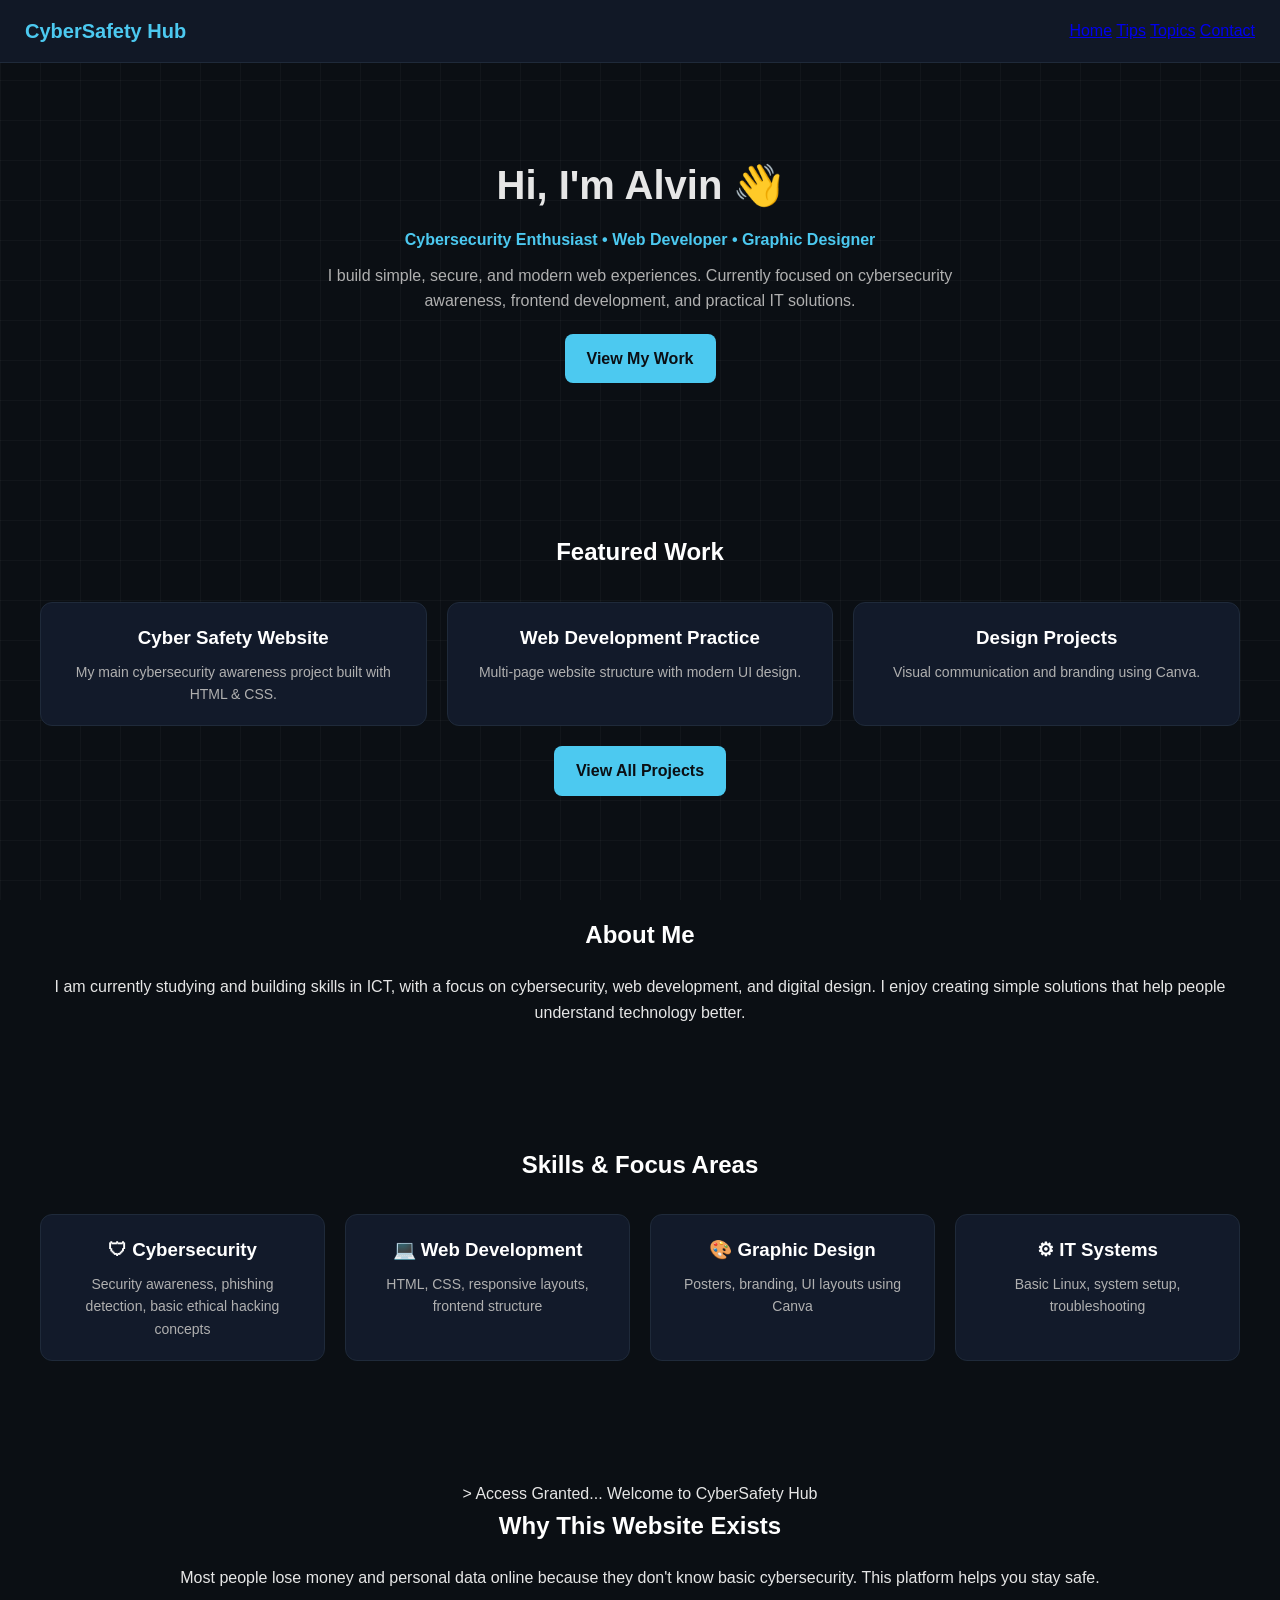
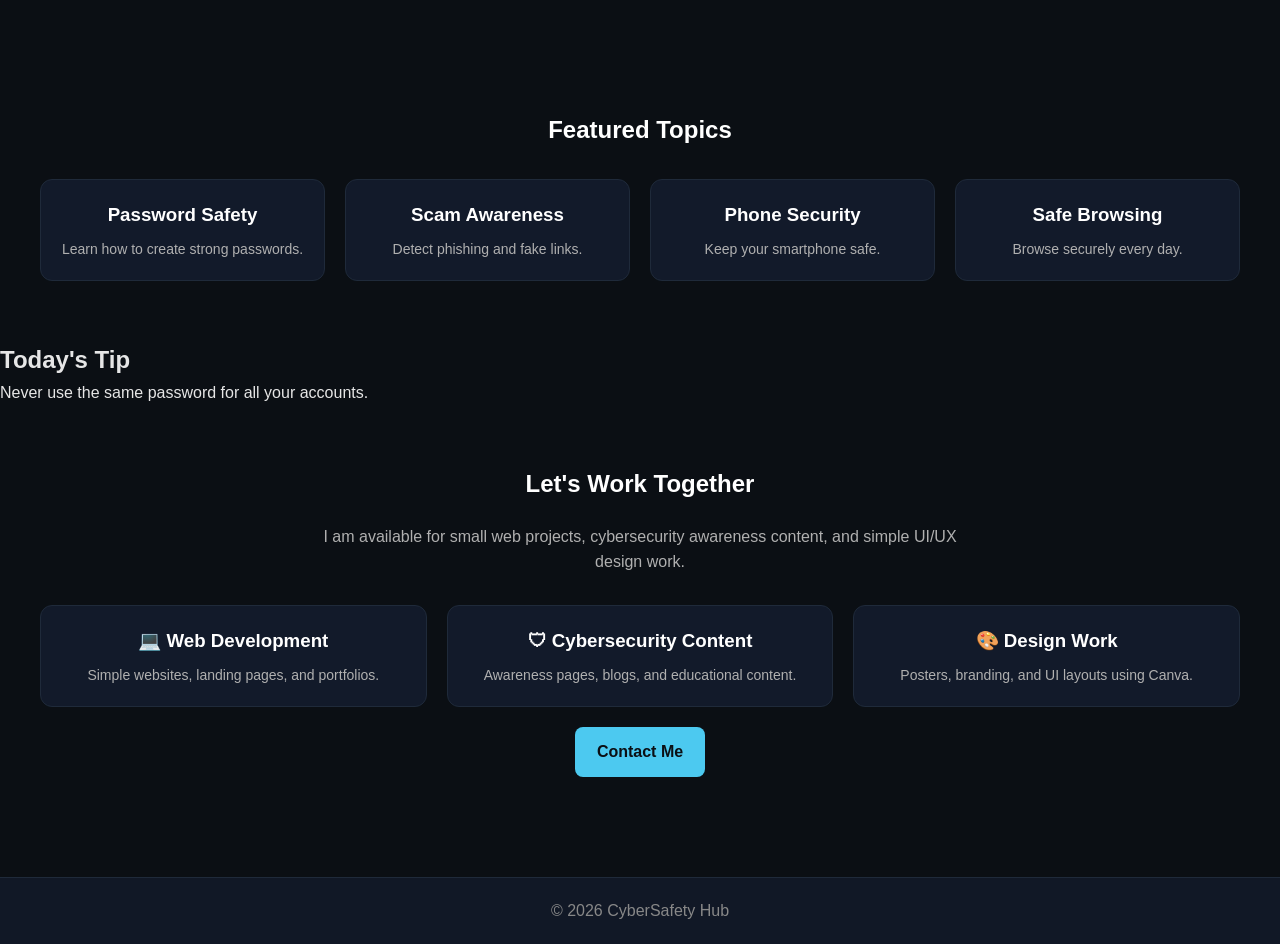
<file: index.html>
<!DOCTYPE html>
<html lang="en">
<head>
    <meta charset="UTF-8">
    <meta name="viewport" content="width=device-width, initial-scale=1.0">
    <title>CyberSafety Hub</title>
    <link rel="stylesheet" href="styles.css">
</head>
<body>
<div class="matrix-rain"></div>

<div class="scanlines"></div>
<header>
    <div class="logo">CyberSafety Hub</div>

    <nav>
        <a href="index.html">Home</a>
        <a href="tips.html">Tips</a>
        <a href="topics.html">Topics</a>
        <a href="contact.html">Contact</a>
    </nav>
</header>


<section class="hero">

    <h1>Hi, I'm Alvin 👋</h1>

    <p class="subtitle">
        Cybersecurity Enthusiast • Web Developer • Graphic Designer
    </p>

    <p class="intro">
        I build simple, secure, and modern web experiences.
        Currently focused on cybersecurity awareness, frontend development,
        and practical IT solutions.
    </p>

    <a class="btn" href="projects.html">View My Work</a>

</section>

<section class="section">

    <h2>Featured Work</h2>

    <div class="grid">

        <div class="card">
            <h3>Cyber Safety Website</h3>
            <p>My main cybersecurity awareness project built with HTML & CSS.</p>
        </div>

        <div class="card">
            <h3>Web Development Practice</h3>
            <p>Multi-page website structure with modern UI design.</p>
        </div>

        <div class="card">
            <h3>Design Projects</h3>
            <p>Visual communication and branding using Canva.</p>
        </div>

    </div>

    <a class="btn" href="projects.html">View All Projects</a>

</section>

<section class="section">

    <h2>About Me</h2>

    <p>
        I am currently studying and building skills in ICT,
        with a focus on cybersecurity, web development, and digital design.
        I enjoy creating simple solutions that help people understand technology better.
    </p>

</section>


<section class="section">

    <h2>Skills & Focus Areas</h2>

    <div class="grid">

        <div class="card">
            <h3>🛡 Cybersecurity</h3>
            <p>Security awareness, phishing detection, basic ethical hacking concepts</p>
        </div>

        <div class="card">
            <h3>💻 Web Development</h3>
            <p>HTML, CSS, responsive layouts, frontend structure</p>
        </div>

        <div class="card">
            <h3>🎨 Graphic Design</h3>
            <p>Posters, branding, UI layouts using Canva</p>
        </div>

        <div class="card">
            <h3>⚙ IT Systems</h3>
            <p>Basic Linux, system setup, troubleshooting</p>
        </div>

    </div>

</section>

<section class="section">
<div class="terminal-box">

    <p class="typing">
        > Access Granted... Welcome to CyberSafety Hub
    </p>

</div>
    <h2>Why This Website Exists</h2>

    <p>
        Most people lose money and personal data online
        because they don't know basic cybersecurity.
        This platform helps you stay safe.
    </p>
</section>


<section class="section">

    <h2>Featured Topics</h2>

    <div class="grid">

        <div class="card">
            <h3>Password Safety</h3>
            <p>Learn how to create strong passwords.</p>
        </div>

        <div class="card">
            <h3>Scam Awareness</h3>
            <p>Detect phishing and fake links.</p>
        </div>

        <div class="card">
            <h3>Phone Security</h3>
            <p>Keep your smartphone safe.</p>
        </div>

        <div class="card">
            <h3>Safe Browsing</h3>
            <p>Browse securely every day.</p>
        </div>

    </div>

</section>


<section class="tip">
    <h2>Today's Tip</h2>

    <p>
        Never use the same password for all your accounts.
    </p>
</section>

<section class="section">

    <h2>Let's Work Together</h2>

    <p class="intro">
        I am available for small web projects, cybersecurity awareness content,
        and simple UI/UX design work.
    </p>

    <div class="grid">

        <div class="card">
            <h3>💻 Web Development</h3>
            <p>Simple websites, landing pages, and portfolios.</p>
        </div>

        <div class="card">
            <h3>🛡 Cybersecurity Content</h3>
            <p>Awareness pages, blogs, and educational content.</p>
        </div>

        <div class="card">
            <h3>🎨 Design Work</h3>
            <p>Posters, branding, and UI layouts using Canva.</p>
        </div>

    </div>

    <a class="btn" href="contact.html">Contact Me</a>

</section>

<footer>
    <p>© 2026 CyberSafety Hub</p>
</footer>

</body>
</html>
</file>
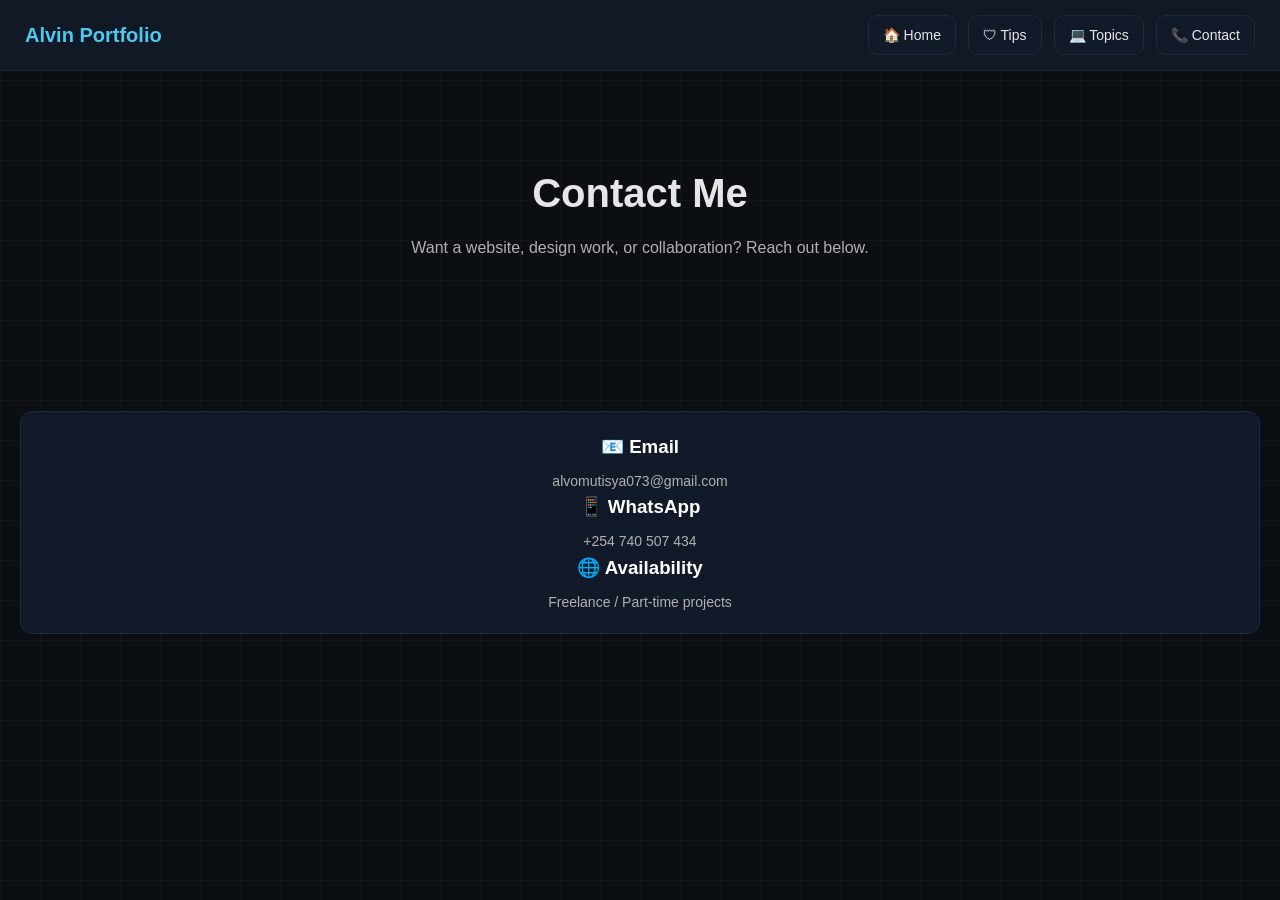
<file: contact.html>
<!DOCTYPE html>
<html>

<head>
    <title>Contact Me</title>
    <link rel="stylesheet" href="styles.css">
</head>

<body>

<header>

    <div class="logo">Alvin Portfolio</div>

    <nav class="icon-nav">
        <a href="index.html">🏠 Home</a>
        <a href="tips.html">🛡 Tips</a>
        <a href="topics.html">💻 Topics</a>
        <a href="contact.html">📞 Contact</a>
    </nav>

</header>


<section class="hero">

    <h1>Contact Me</h1>

    <p class="intro">
        Want a website, design work, or collaboration?
        Reach out below.
    </p>

</section>


<section class="section">

    <div class="card">

        <h3>📧 Email</h3>
        <p>alvomutisya073@gmail.com</p>

        <h3>📱 WhatsApp</h3>
        <p>+254 740 507 434</p>

        <h3>🌐 Availability</h3>
        <p>Freelance / Part-time projects</p>

    </div>

</section>

</body>
</html>
</file>
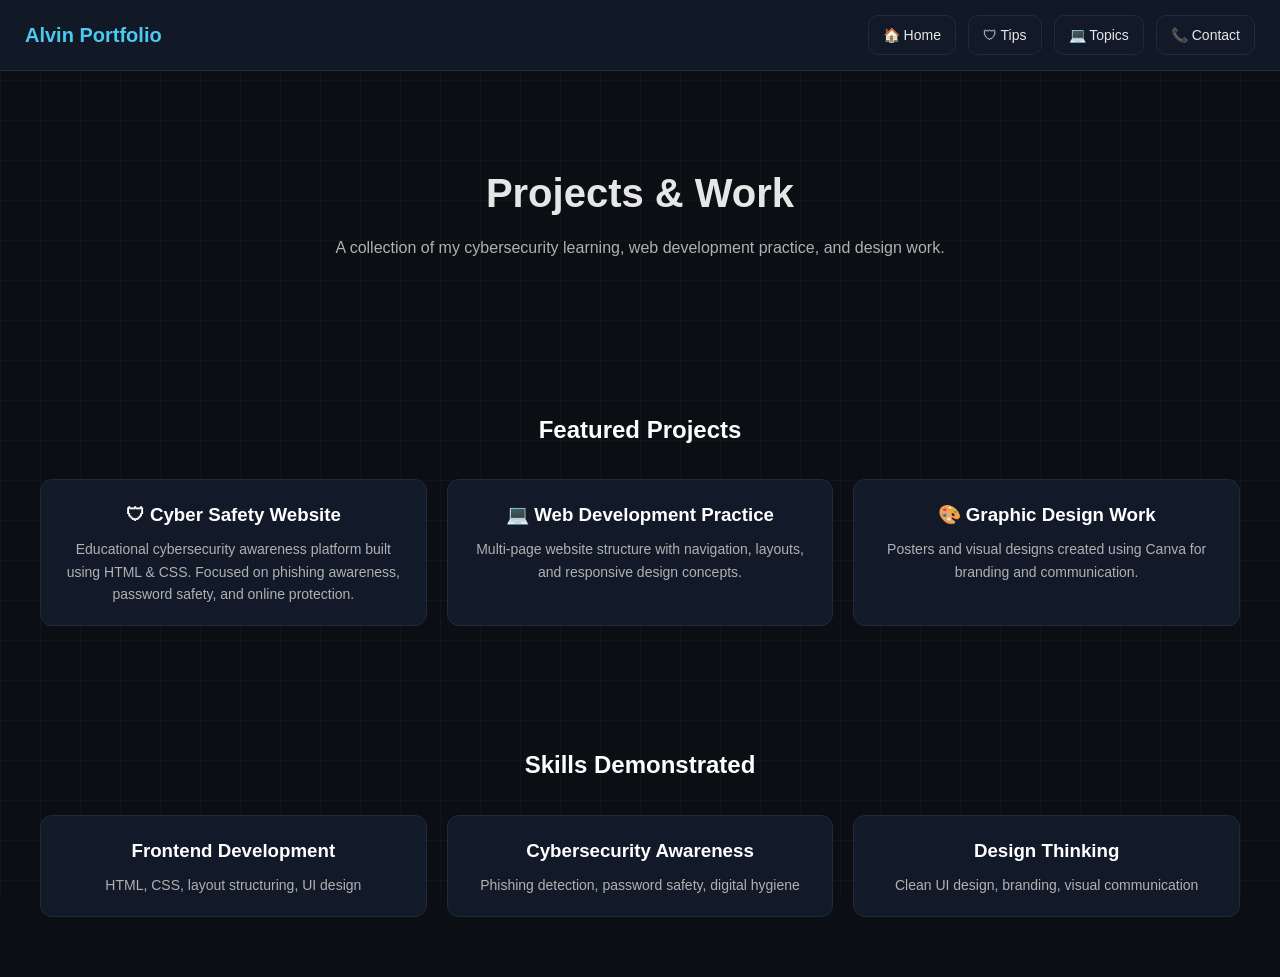
<file: projects.html>
<!DOCTYPE html>
<html lang="en">

<head>
    <meta charset="UTF-8">
    <title>My Projects</title>
    <link rel="stylesheet" href="styles.css">
</head>

<body>

<header>

    <div class="logo">Alvin Portfolio</div>

    <nav class="icon-nav">
        <a href="index.html">🏠 Home</a>
        <a href="tips.html">🛡 Tips</a>
        <a href="topics.html">💻 Topics</a>
        <a href="contact.html">📞 Contact</a>
    </nav>

</header>


<section class="hero">

    <h1>Projects & Work</h1>

    <p class="intro">
        A collection of my cybersecurity learning, web development practice,
        and design work.
    </p>

</section>


<section class="section">

    <h2>Featured Projects</h2>

    <div class="grid">

        <div class="card">
            <h3>🛡 Cyber Safety Website</h3>
            <p>
                Educational cybersecurity awareness platform built using HTML & CSS.
                Focused on phishing awareness, password safety, and online protection.
            </p>
        </div>

        <div class="card">
            <h3>💻 Web Development Practice</h3>
            <p>
                Multi-page website structure with navigation, layouts, and responsive design concepts.
            </p>
        </div>

        <div class="card">
            <h3>🎨 Graphic Design Work</h3>
            <p>
                Posters and visual designs created using Canva for branding and communication.
            </p>
        </div>

    </div>

</section>


<section class="section">

    <h2>Skills Demonstrated</h2>

    <div class="grid">

        <div class="card">
            <h3>Frontend Development</h3>
            <p>HTML, CSS, layout structuring, UI design</p>
        </div>

        <div class="card">
            <h3>Cybersecurity Awareness</h3>
            <p>Phishing detection, password safety, digital hygiene</p>
        </div>

        <div class="card">
            <h3>Design Thinking</h3>
            <p>Clean UI design, branding, visual communication</p>
        </div>

    </div>

</section>

</body>
</html>
</file>
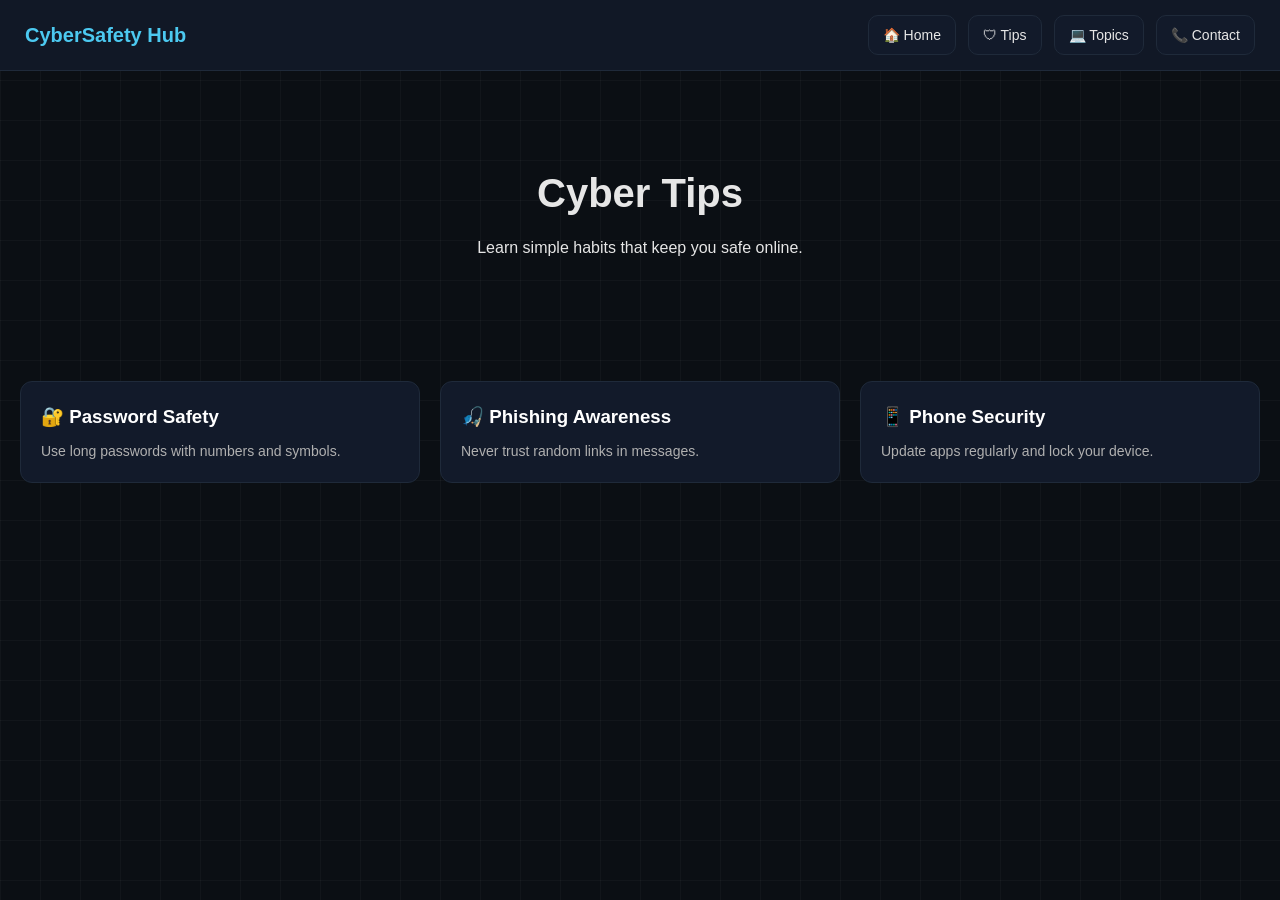
<file: tips.html>
<!DOCTYPE html>
<html>

<head>
    <title>Cyber Tips</title>
    <link rel="stylesheet" href="styles.css">
</head>

<body>

<header>

    <div class="logo">
        CyberSafety Hub
    </div>

    <nav class="icon-nav">

        <a href="index.html">🏠 Home</a>
        <a href="tips.html">🛡 Tips</a>
        <a href="topics.html">💻 Topics</a>
        <a href="contact.html">📞 Contact</a>

    </nav>

</header>


<section class="hero">

    <h1>Cyber Tips</h1>

    <p>
        Learn simple habits that keep you safe online.
    </p>

</section>



<section class="grid">


    <div class="blog-card">

        <h3>🔐 Password Safety</h3>

        <p>
            Use long passwords with numbers and symbols.
        </p>

    </div>



    <div class="blog-card">

        <h3>🎣 Phishing Awareness</h3>

        <p>
            Never trust random links in messages.
        </p>

    </div>



    <div class="blog-card">

        <h3>📱 Phone Security</h3>

        <p>
            Update apps regularly and lock your device.
        </p>

    </div>


</section>

</body>
</html>
</file>
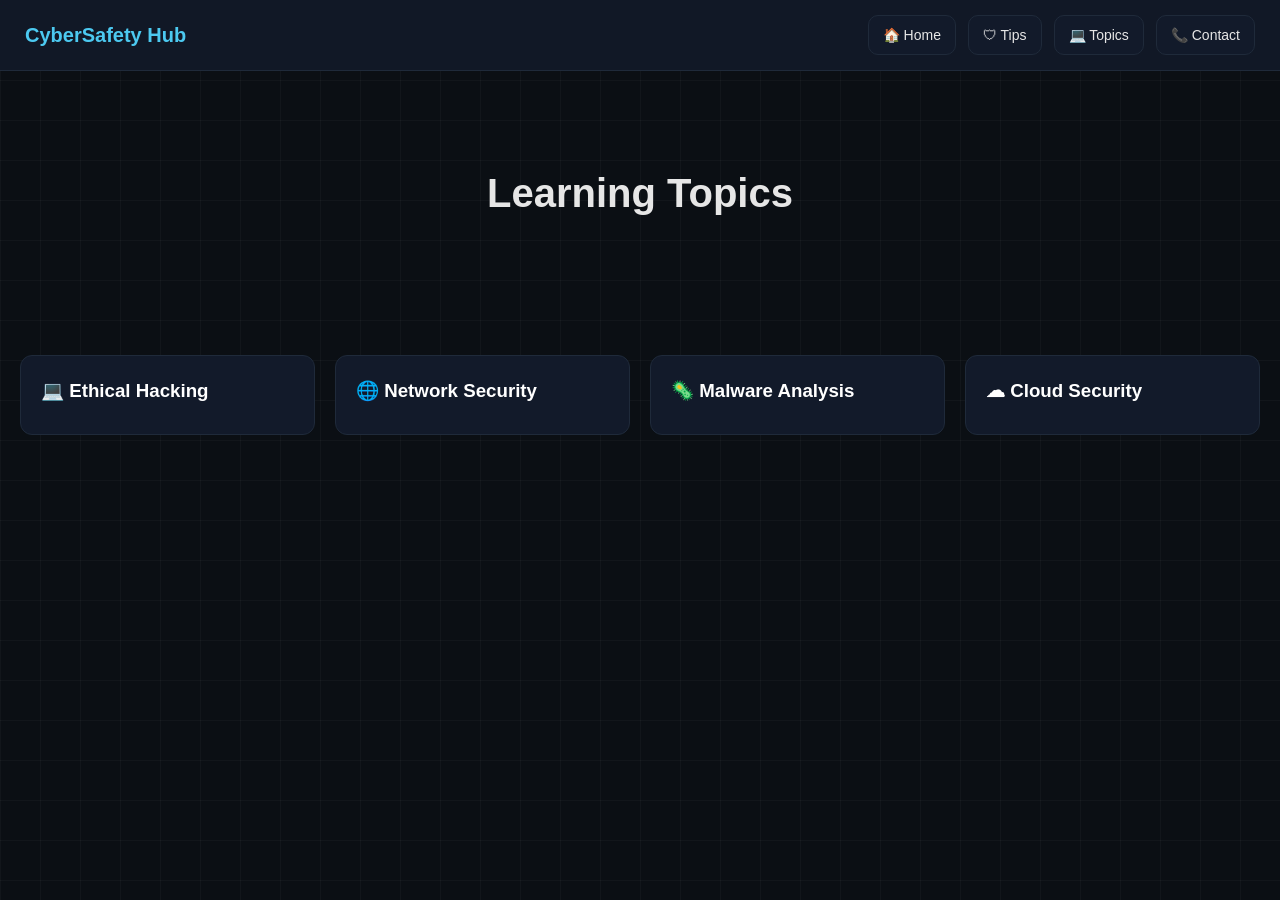
<file: topics.html>
<!DOCTYPE html>
<html>

<head>
    <title>Topics</title>
    <link rel="stylesheet" href="styles.css">
</head>

<body>

<header>

    <div class="logo">
        CyberSafety Hub
    </div>

    <nav class="icon-nav">

        <a href="index.html">🏠 Home</a>
        <a href="tips.html">🛡 Tips</a>
        <a href="topics.html">💻 Topics</a>
        <a href="contact.html">📞 Contact</a>

    </nav>

</header>



<section class="hero">

    <h1>Learning Topics</h1>

</section>



<section class="grid">


    <div class="blog-card">
        <h3>💻 Ethical Hacking</h3>
    </div>


    <div class="blog-card">
        <h3>🌐 Network Security</h3>
    </div>


    <div class="blog-card">
        <h3>🦠 Malware Analysis</h3>
    </div>


    <div class="blog-card">
        <h3>☁ Cloud Security</h3>
    </div>


</section>

</body>
</html>
</file>
<file: styles.css>
/* ========================================= CYBERSECURITY PORTFOLIO - CLEAN BUILD CSS Modern Developer Portfolio Style ========================================= */

/* ========== 1. GLOBAL RESET ========== */ *{ margin:0; padding:0; box-sizing:border-box; }

body{ font-family:Arial, sans-serif; background:#0b0f14; color:#e6e6e6; line-height:1.6; overflow-x:hidden; }

/* Subtle background grid (professional, not noisy) */ body::before{ content:""; position:fixed; top:0; left:0; width:100%; height:100%; background-image: linear-gradient(rgba(255,255,255,0.03) 1px, transparent 1px), linear-gradient(90deg, rgba(255,255,255,0.03) 1px, transparent 1px); background-size:40px 40px; z-index:-1; }

/* ========== 2. HEADER / NAVIGATION ========== */ header{ display:flex; justify-content:space-between; align-items:center; padding:15px 25px; background:#111826; border-bottom:1px solid #1f2a3a; }

.logo{ font-size:20px; font-weight:bold; color:#4cc9f0; }

.icon-nav{ display:flex; gap:12px; flex-wrap:wrap; }

.icon-nav a{ text-decoration:none; color:#e6e6e6; background:#121a2a; padding:8px 14px; border-radius:10px; border:1px solid #1f2a3a; transition:0.2s; font-size:14px; }

.icon-nav a:hover{ border-color:#4cc9f0; color:#4cc9f0; }

/* ========== 3. HERO SECTION ========== */ .hero{ text-align:center; padding:90px 20px; }

.hero h1{ font-size:40px; margin-bottom:10px; }

.subtitle{ color:#4cc9f0; font-weight:bold; margin-bottom:10px; }

.intro{ max-width:650px; margin:auto; color:#b0b0b0; margin-top:10px; }

/* ========== 4. SECTIONS ========== */ .section{ padding:60px 20px; text-align:center; }

.section h2{ margin-bottom:20px; color:#ffffff; }

/* ========== 5. GRID SYSTEM ========== */ .grid{ display:grid; grid-template-columns:repeat(auto-fit, minmax(220px, 1fr)); gap:20px; margin-top:30px; padding:0 20px; }

/* ========== 6. CARDS ========== */ .card, .blog-card{ background:#121a2a; border:1px solid #1f2a3a; border-radius:12px; padding:20px; transition:0.2s; }

.card:hover, .blog-card:hover{ transform:translateY(-5px); border-color:#4cc9f0; }

.card h3, .blog-card h3{ color:#ffffff; margin-bottom:8px; }

.card p, .blog-card p{ color:#b0b0b0; font-size:14px; }

/* ========== 7. BUTTONS ========== */ .btn{ display:inline-block; margin-top:20px; padding:12px 22px; background:#4cc9f0; color:#0b0f14; text-decoration:none; border-radius:8px; font-weight:bold; transition:0.2s; }

.btn:hover{ background:#3ab7dd; }

/* ========== 8. FOOTER ========== */ footer{ text-align:center; padding:20px; background:#111826; border-top:1px solid #1f2a3a; margin-top:40px; color:#888; }

/* ========== REMOVED HEAVY EFFECTS ========== / / Matrix rain and scanlines removed for professional look */
</file>
